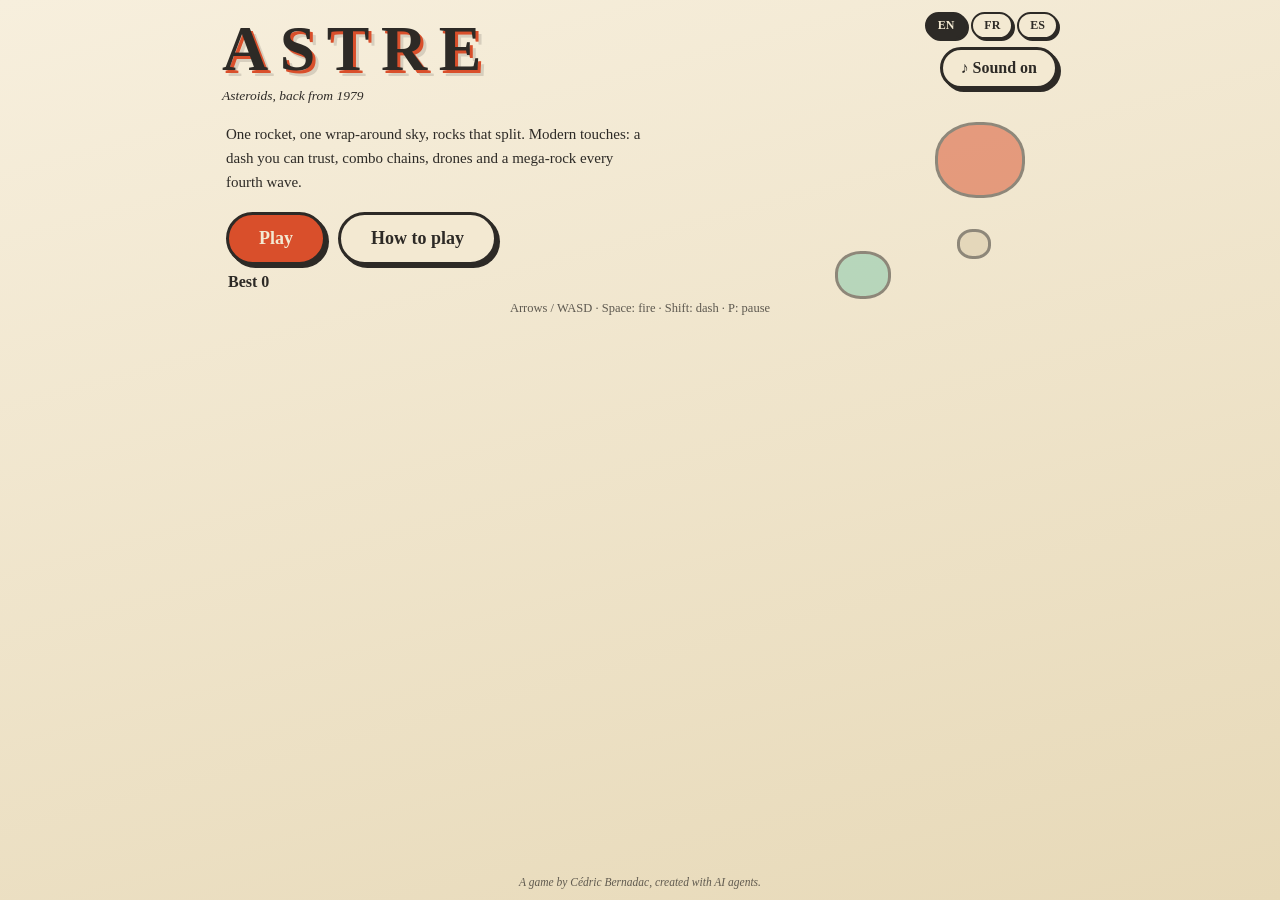
<file: index.html>
<!DOCTYPE html>
<html lang="en">
<head>
  <meta charset="utf-8">
  <meta name="viewport" content="width=device-width, initial-scale=1, viewport-fit=cover">
  <title>Astre</title>
  <meta name="description" content="Astre — Asteroids back from 1979: inertial rocket, splitting rocks, wrap-around sky, dash, combos, drones and mega-rocks.">
  <style>
/* Astre — feuille de style « rétro 50s / atomic age » : crème, tomate, menthe. */
* { box-sizing: border-box; margin: 0; padding: 0; }
html, body { height: 100%; }

:root {
  --cream: #f3e9d2;
  --cream-deep: #e7d9b8;
  --tomato: #d94f2b;
  --tomato-deep: #b03a1e;
  --mint: #7fc8a9;
  --ink: #2d2a26;
}

body {
  font-family: Georgia, "Times New Roman", serif;
  background: linear-gradient(165deg, #f7efdd, var(--cream-deep)) fixed;
  color: var(--ink);
  min-height: 100vh;
  overflow-x: hidden;
  -webkit-tap-highlight-color: transparent;
}

#app {
  max-width: 860px;
  margin: 0 auto;
  padding: 12px 12px 6px;
  min-height: 100vh;
  display: flex;
  flex-direction: column;
}

/* ---------------------------------------------------------------- en-tête */
#top { display: flex; align-items: flex-start; justify-content: space-between; gap: 10px; }
.brand h1 {
  font-size: clamp(40px, 8vw, 64px);
  letter-spacing: 0.18em;
  font-weight: 900;
  color: var(--ink);
  text-shadow: 3px 3px 0 var(--tomato), 6px 6px 0 rgba(45, 42, 38, 0.15);
  animation: floatTitle 3.2s ease-in-out infinite;
}
@keyframes floatTitle {
  0%, 100% { transform: translateY(0) rotate(-0.4deg); }
  50% { transform: translateY(-6px) rotate(0.4deg); }
}
/* rochers décoratifs de l'accueil */
#home { position: relative; overflow: hidden; }
.deco-rock {
  position: absolute;
  border: 3px solid var(--ink);
  border-radius: 46%;
  opacity: 0.5;
  pointer-events: none;
  animation: driftRock linear infinite;
}
.deco-rock.r1 { width: 90px; height: 76px; background: var(--tomato); right: 4%; top: 8%; animation-duration: 26s; }
.deco-rock.r2 { width: 56px; height: 48px; background: var(--mint); right: 20%; bottom: 12%; animation-duration: 34s; }
.deco-rock.r3 { width: 34px; height: 30px; background: #d9c9a8; right: 8%; bottom: 30%; animation-duration: 21s; }
@keyframes driftRock {
  from { transform: translateY(20px) rotate(0deg); }
  to { transform: translateY(-30px) rotate(360deg); }
}
#tagline { font-size: 13.5px; font-style: italic; margin-top: 2px; }
.topctl { display: flex; flex-direction: column; align-items: flex-end; gap: 8px; }
.langs { display: flex; gap: 4px; }

/* ---------------------------------------------------------------- boutons */
button {
  font: inherit;
  font-weight: 700;
  color: var(--ink);
  background: var(--cream);
  border: 3px solid var(--ink);
  border-radius: 999px;
  padding: 9px 18px;
  cursor: pointer;
  box-shadow: 3px 3px 0 var(--ink);
  transition: transform 0.08s ease, box-shadow 0.08s ease, background 0.15s ease;
}
button:hover { background: #fbf5e4; }
button:active { transform: translate(3px, 3px); box-shadow: 0 0 0 var(--ink); }
button:focus-visible { outline: 3px solid var(--tomato); outline-offset: 2px; }
button.primary {
  background: var(--tomato);
  color: var(--cream);
}
button.big { font-size: 18px; padding: 13px 30px; }
.pill { padding: 4px 11px; font-size: 12px; box-shadow: 2px 2px 0 var(--ink); border-width: 2px; }
.pill.active { background: var(--ink); color: var(--cream); }

/* ---------------------------------------------------------------- écrans */
main { flex: 1; display: flex; flex-direction: column; }
.screen { animation: fadein 0.25s ease; }
.hidden { display: none !important; }
@keyframes fadein { from { opacity: 0; transform: translateY(6px); } to { opacity: 1; } }

.subtitle { margin: 18px 4px; max-width: 56ch; line-height: 1.6; font-size: 15px; }
.homebtns { display: flex; gap: 12px; flex-wrap: wrap; margin: 0 4px 8px; }
.keys { opacity: 0.75; font-size: 12.5px; margin: 10px 4px; text-align: center; }
#hud-best { font-weight: 700; margin: 0 6px; }

/* ---------------------------------------------------------------- jeu */
#game { display: flex; flex-direction: column; }
#canvas-wrap {
  position: relative;
  width: 100%;
  aspect-ratio: 4 / 3;
  background: var(--cream);
  border: 3px solid var(--ink);
  border-radius: 12px;
  box-shadow: 6px 6px 0 rgba(45, 42, 38, 0.2);
  overflow: hidden;
}
#game-canvas { position: absolute; inset: 0; width: 100%; height: 100%; }

/* contrôles tactiles */
#touch-ui { display: none; }
body.touch #touch-ui { display: block; }
#stick {
  position: absolute;
  left: 14px; bottom: 14px;
  width: 110px; height: 110px;
  border: 3px solid var(--ink);
  border-radius: 50%;
  background: rgba(243, 233, 210, 0.55);
  touch-action: none;
}
#stick-knob {
  position: absolute;
  left: 50%; top: 50%;
  width: 46px; height: 46px;
  margin: -23px 0 0 -23px;
  border-radius: 50%;
  background: var(--tomato);
  border: 3px solid var(--ink);
}
.touchbtn {
  position: absolute;
  width: 74px; height: 74px;
  border-radius: 50%;
  font-size: 14px;
  letter-spacing: 0.06em;
  touch-action: none;
  user-select: none;
}
#btn-fire { right: 16px; bottom: 44px; background: var(--tomato); color: var(--cream); }
#btn-dash { right: 104px; bottom: 14px; background: var(--mint); }
body.touch .keys.desktop-only { display: none; }

/* ---------------------------------------------------------------- overlays */
#overlay {
  position: fixed; inset: 0;
  background: rgba(45, 42, 38, 0.45);
  display: flex; align-items: center; justify-content: center;
  z-index: 10;
  padding: 20px;
  animation: fadein 0.2s ease;
}
#overlay-card {
  background: var(--cream);
  border: 3px solid var(--ink);
  border-radius: 14px;
  box-shadow: 6px 6px 0 var(--ink);
  padding: 26px 24px;
  max-width: 460px;
  width: 100%;
  text-align: center;
}
#overlay-card h2 { font-size: 26px; letter-spacing: 0.08em; margin-bottom: 12px; }
#overlay-card button { margin-top: 14px; }
.rules { text-align: left; }
.rules p { margin: 10px 0; line-height: 1.6; font-size: 14px; }
.go-title { color: var(--tomato); text-shadow: 2px 2px 0 var(--ink); }
.newbest {
  display: inline-block;
  background: var(--mint);
  border: 2px solid var(--ink);
  border-radius: 8px;
  padding: 4px 12px;
  font-weight: 700;
  transform: rotate(-2deg);
  margin-bottom: 8px;
}
.big { font-size: 20px; font-weight: 900; }

/* ---------------------------------------------------------------- pied */
footer {
  margin-top: 14px;
  padding: 8px 4px 6px;
  opacity: 0.72;
  font-size: 11.5px;
  text-align: center;
  font-style: italic;
}
@supports (padding: env(safe-area-inset-bottom)) {
  footer { padding-bottom: calc(6px + env(safe-area-inset-bottom)); }
}

</style>
</head>
<body>
  <div id="app">
    <header id="top">
      <div class="brand">
        <h1>ASTRE</h1>
        <p id="tagline"></p>
      </div>
      <div class="topctl">
        <div id="langs" class="langs" role="group" aria-label="Language"></div>
        <button id="btn-sound" class="ghost"></button>
      </div>
    </header>

    <main>
      <section id="home" class="screen">
        <div class="deco-rock r1"></div>
        <div class="deco-rock r2"></div>
        <div class="deco-rock r3"></div>
        <p class="subtitle" data-i18n="subtitle"></p>
        <div class="homebtns">
          <button id="btn-play" class="primary big"></button>
          <button id="btn-howto" class="big"></button>
        </div>
        <p id="hud-best"></p>
        <p class="keys desktop-only" data-i18n="keysHint"></p>
        <p class="keys touch-only" data-i18n="touchHint" style="display:none"></p>
      </section>

      <section id="game" class="screen hidden">
        <div id="canvas-wrap">
          <canvas id="game-canvas"></canvas>
          <div id="touch-ui">
            <div id="stick"><div id="stick-knob"></div></div>
            <button id="btn-fire" class="touchbtn">FIRE</button>
            <button id="btn-dash" class="touchbtn">DASH</button>
          </div>
        </div>
        <p class="keys desktop-only" data-i18n="keysHint"></p>
      </section>
    </main>

    <footer>
      <span data-i18n="credit"></span>
    </footer>
  </div>

  <div id="overlay" class="hidden" role="dialog" aria-modal="true">
    <div id="overlay-card"></div>
  </div>

  <script>
/*
 * Astre — moteur de jeu pur (sans DOM), déterministe : pas fixe + RNG seedé.
 * Asteroids remis au goût du jour : champ unique toroïdal, vaisseau à inertie,
 * astéroïdes qui se fragmentent, dash contrôlé, combo multiplicateur,
 * drones à patterns, méga-astéroïde boss. Testable sous Node.
 */
(function (root, factory) {
  if (typeof module === 'object' && module.exports) module.exports = factory();
  else root.AstreEngine = factory();
})(typeof self !== 'undefined' ? self : this, function () {
  'use strict';

  var W = 800, H = 600;
  var DT = 1 / 60;
  var ROT = 3.8;            // rad/s
  var THRUST = 300;         // u/s²
  var DAMP = 0.995;         // amortissement par pas (léger, goût du jour)
  var BULLET_SPEED = 520, BULLET_LIFE = 1.1, FIRE_CD = 0.22;
  var DASH_SPEED = 380, DASH_CD = 2.5, DASH_INV = 0.3;
  var RESPAWN_INV = 2.5;
  var ROCK_R = { 1: 16, 2: 30, 3: 52, 4: 92 };
  var ROCK_SCORE = { 1: 100, 2: 50, 3: 20, 4: 500 };
  var DRONE_SCORE = { big: 200, small: 350 };
  var COMBO_MAX = 8, COMBO_WINDOW = 2.0, SLOWMO_T = 0.45, SLOWMO_SCALE = 0.35;
  var SAFE_SPAWN = 220, SAFE_RESPAWN = 140;
  var PU_LIFE = 10.0, PU_R = 20;
  var TRIPLE_T = 8.0, SLOWFX_T = 4.0, SLOWFX_SCALE = 0.45;

  var PU_DROPRATE = { rock: { 3: 0.16, 2: 0.13, 1: 0.10 }, drone: { big: 0.25, small: 0.30 } };

  function makePowerUp(g, x, y) {
    var r = rng(g);
    var type = r < 0.34 ? 'triple' : r < 0.61 ? 'shield' : r < 0.90 ? 'slow' : 'life';
    var a = rng(g) * Math.PI * 2;
    return { type: type, x: x, y: y,
             vx: Math.cos(a) * 22, vy: Math.sin(a) * 22, life: PU_LIFE, age: 0 };
  }

  // RNG mulberry32 à état sérialisable
  function rndNext(s) {
    s = (s + 0x6d2b79f5) | 0;
    var t = Math.imul(s ^ (s >>> 15), 1 | s);
    t = (t + Math.imul(t ^ (t >>> 7), 61 | t)) ^ t;
    return { s: s, v: ((t ^ (t >>> 14)) >>> 0) / 4294967296 };
  }

  function wrap(v, max) { v = v % max; if (v < 0) v += max; return v; }

  function createGame(opts) {
    opts = opts || {};
    var g = {
      W: W, H: H, t: 0,
      rngS: (opts.seed >>> 0) || 20261103,
      ship: { x: W / 2, y: H / 2, vx: 0, vy: 0, angle: -Math.PI / 2, invuln: 2.0, lives: 3, fireCd: 0, dashCd: 0, gone: false },
      bullets: [], ebullets: [], rocks: [], drones: [], powerUps: [],
      fx: { triple: 0, slow: 0 }, shield: false, hitStop: 0, deathSlow: 0,
      score: 0, wave: 0, waveBreak: 1.2, combo: 0, comboT: 0,
      nextLifeAt: 10000, over: false, slowmo: 0, droneT: 8, kills: 0,
      events: []
    };
    spawnWave(g, 1);
    return g;
  }

  function rng(g) {
    var r = rndNext(g.rngS);
    g.rngS = r.s;
    return r.v;
  }

  function makeRock(g, size, x, y, vx, vy) {
    var n = 9 + Math.floor(rng(g) * 5);
    var shape = [];
    for (var i = 0; i < n; i++) shape.push(0.72 + rng(g) * 0.38);
    var speed = size === 4 ? 26 : (size === 3 ? 46 : size === 2 ? 78 : 118);
    if (vx === undefined) {
      var a = rng(g) * Math.PI * 2;
      var m = speed * (0.6 + rng(g) * 0.7);
      vx = Math.cos(a) * m; vy = Math.sin(a) * m;
    }
    return { x: x, y: y, vx: vx, vy: vy, r: ROCK_R[size], size: size,
             ang: rng(g) * Math.PI * 2, angV: (rng(g) - 0.5) * 1.6,
             shape: shape, hp: size === 4 ? 12 : 1, age: 0 };
  }

  function spawnWave(g, wave) {
    g.wave = wave;
    var n = Math.min(3 + wave, 8);
    for (var i = 0; i < n; i++) {
      var x, y, tries = 0;
      do {
        x = rng(g) * W; y = rng(g) * H; tries++;
      } while (tries < 60 && dist2(x, y, g.ship.x, g.ship.y) < SAFE_SPAWN * SAFE_SPAWN);
      g.rocks.push(makeRock(g, 3, x, y));
    }
    if (wave % 4 === 0) g.rocks.push(makeRock(g, 4, rng(g) * W, rng(g) < 0.5 ? 40 : H - 40));
    g.events.push({ type: 'wave', wave: wave });
  }

  function dist2(ax, ay, bx, by) {
    var dx = ax - bx, dy = ay - by;
    return dx * dx + dy * dy;
  }

  function fragment(g, rock) {
    if (rock.size <= 1) return;
    for (var k = 0; k < 2; k++) {
      var a = rng(g) * Math.PI * 2;
      var m = 60 + rng(g) * 70;
      g.rocks.push(makeRock(g, rock.size - 1,
        rock.x + Math.cos(a) * rock.r * 0.4, rock.y + Math.sin(a) * rock.r * 0.4,
        rock.vx + Math.cos(a) * m, rock.vy + Math.sin(a) * m));
    }
  }

  function addScore(g, base) {
    var mult = Math.max(1, g.combo);
    g.score += base * mult;
    if (g.score >= g.nextLifeAt) {
      g.ship.lives++;
      // première vie à 10 000, puis une tous les 15 000 : la tension tient
      g.nextLifeAt += 15000;
      g.events.push({ type: 'extraLife', lives: g.ship.lives });
    }
  }

  function killCombo(g) {
    g.kills++;
    if (g.comboT > 0) g.combo = Math.min(COMBO_MAX, g.combo + 1);
    else g.combo = 1;
    g.comboT = COMBO_WINDOW;
    if (g.combo === COMBO_MAX && g.slowmo <= 0) { g.slowmo = SLOWMO_T; g.events.push({ type: 'comboMax' }); }
    else g.events.push({ type: 'comboUp', combo: g.combo });
  }

  // un power-up tombe-t-il de cette destruction ?
  function maybeDrop(g, kind, size, x, y) {
    var rate = PU_DROPRATE[kind][size];
    if (rate === undefined || rng(g) >= rate) return;
    g.powerUps.push(makePowerUp(g, x, y));
  }

  // un coup reçu : le bouclier l'absorbe, sinon une vie part
  function applyHit(g, x, y) {
    var sh = g.ship;
    if (g.shield) {
      g.shield = false;
      sh.invuln = 1.2;
      g.hitStop = 3;
      g.events.push({ type: 'shieldHit', x: x, y: y });
      return;
    }
    sh.lives--;
    g.combo = 0; g.comboT = 0;
    g.hitStop = 4;
    g.deathSlow = 0.45;
    g.events.push({ type: 'shipHit', x: sh.x, y: sh.y, lives: sh.lives });
    if (sh.lives < 0) {
      g.over = true;
      g.events.push({ type: 'gameOver', score: g.score });
    } else {
      sh.gone = true;
      g.respawnT = 0.9;
    }
  }

  function respawnShip(g) {
    var spots = [[W / 2, H / 2]];
    for (var i = 0; i < 8; i++) {
      var a = i * Math.PI / 4;
      spots.push([W / 2 + Math.cos(a) * 180, H / 2 + Math.sin(a) * 180]);
    }
    for (var s = 0; s < spots.length; s++) {
      var ok = true;
      for (var r = 0; r < g.rocks.length && ok; r++)
        if (dist2(spots[s][0], spots[s][1], g.rocks[r].x, g.rocks[r].y) < SAFE_RESPAWN * SAFE_RESPAWN) ok = false;
      if (ok) { g.ship.x = wrap(spots[s][0], W); g.ship.y = wrap(spots[s][1], H); break; }
    }
    g.ship.vx = 0; g.ship.vy = 0;
    g.ship.invuln = RESPAWN_INV;
    g.ship.gone = false;
  }

  function spawnDrone(g) {
    var big = rng(g) < 0.55;
    var fromLeft = rng(g) < 0.5;
    g.drones.push({
      x: fromLeft ? -30 : W + 30, y: 60 + rng(g) * (H - 120),
      vx: (fromLeft ? 1 : -1) * (big ? 70 : 110), vy: 0,
      big: big, hp: big ? 2 : 1, phase: rng(g) * Math.PI * 2, fireT: 1.2
    });
  }

  /*
   * Un pas de simulation. input = { left, right, thrust, fire, dash }.
   * Renvoie les événements du pas (sons/particules côté rendu).
   */
  function step(g, input) {
    g.events = [];
    if (g.over) return g.events;
    // hit-stop : gel bref (steps entiers) sur les gros impacts
    if (g.hitStop > 0) { g.hitStop--; return g.events; }
    var scale = g.slowmo > 0 ? SLOWMO_SCALE : (g.deathSlow > 0 ? 0.3 : 1);
    var dt = DT * scale;
    g.t += dt;
    if (g.slowmo > 0) g.slowmo -= DT;
    if (g.deathSlow > 0) g.deathSlow -= DT;
    var sh = g.ship;
    var rockDt = dt * (g.fx.slow > 0 ? SLOWFX_SCALE : 1);

    // ---- vaisseau
    if (!sh.gone) {
      if (input.left) sh.angle -= ROT * dt;
      if (input.right) sh.angle += ROT * dt;
      if (input.thrust) {
        sh.vx += Math.cos(sh.angle) * THRUST * dt;
        sh.vy += Math.sin(sh.angle) * THRUST * dt;
      }
      if (input.dash && sh.dashCd <= 0) {
        sh.vx += Math.cos(sh.angle) * DASH_SPEED;
        sh.vy += Math.sin(sh.angle) * DASH_SPEED;
        sh.dashCd = DASH_CD;
        sh.invuln = Math.max(sh.invuln, DASH_INV);
        g.events.push({ type: 'dash' });
      }
      sh.dashCd = Math.max(0, sh.dashCd - DT);
      sh.invuln = Math.max(0, sh.invuln - DT);
      sh.fireCd = Math.max(0, sh.fireCd - DT);
      if (input.fire && sh.fireCd <= 0) {
        sh.fireCd = FIRE_CD;
        var spread = g.fx.triple > 0 ? [-0.16, 0, 0.16] : [0];
        spread.forEach(function (off) {
          g.bullets.push({
            x: sh.x + Math.cos(sh.angle) * 18, y: sh.y + Math.sin(sh.angle) * 18,
            vx: sh.vx + Math.cos(sh.angle + off) * BULLET_SPEED,
            vy: sh.vy + Math.sin(sh.angle + off) * BULLET_SPEED,
            life: BULLET_LIFE
          });
        });
        g.events.push({ type: 'shoot', triple: spread.length === 3 });
      }
      sh.vx *= DAMP; sh.vy *= DAMP;
      sh.x = wrap(sh.x + sh.vx * dt, W);
      sh.y = wrap(sh.y + sh.vy * dt, H);
    }

    // ---- projectiles
    for (var b = g.bullets.length - 1; b >= 0; b--) {
      var bu = g.bullets[b];
      bu.life -= dt;
      bu.x = wrap(bu.x + bu.vx * dt, W);
      bu.y = wrap(bu.y + bu.vy * dt, H);
      if (bu.life <= 0) g.bullets.splice(b, 1);
    }
    for (var e = g.ebullets.length - 1; e >= 0; e--) {
      var eb = g.ebullets[e];
      eb.life -= dt;
      eb.x = wrap(eb.x + eb.vx * rockDt, W);
      eb.y = wrap(eb.y + eb.vy * rockDt, H);
      if (eb.life <= 0) g.ebullets.splice(e, 1);
    }

    // ---- astéroïdes (ralentis par le power-up slow)
    for (var r = 0; r < g.rocks.length; r++) {
      var rk = g.rocks[r];
      rk.x = wrap(rk.x + rk.vx * rockDt, W);
      rk.y = wrap(rk.y + rk.vy * rockDt, H);
      rk.ang += rk.angV * rockDt;
      rk.age += dt;
    }

    // ---- drones (ralentis par slow)
    for (var d = 0; d < g.drones.length; d++) {
      var dr = g.drones[d];
      dr.phase += dt * 2.2;
      dr.x += dr.vx * rockDt;
      dr.y = wrap(dr.y + Math.sin(dr.phase) * 60 * rockDt, H);
      dr.fireT -= dt;
      if (dr.fireT <= 0 && !sh.gone) {
        dr.fireT = dr.big ? 1.7 : 1.1;
        var aim = Math.atan2(sh.y - dr.y, sh.x - dr.x);
        aim += (rng(g) - 0.5) * (dr.big ? 0.7 : 0.24);
        g.ebullets.push({ x: dr.x, y: dr.y, vx: Math.cos(aim) * 300, vy: Math.sin(aim) * 300, life: 3.0 });
        g.events.push({ type: 'droneShoot' });
      }
    }
    // drones sortis de l'écran (marge large)
    for (var d2 = g.drones.length - 1; d2 >= 0; d2--)
      if (g.drones[d2].x < -80 || g.drones[d2].x > W + 80) g.drones.splice(d2, 1);

    // ---- drones : apparition
    g.droneT -= dt;
    if (g.droneT <= 0 && g.wave >= 2 && g.drones.length < 2 && g.waveBreak <= 0) {
      spawnDrone(g);
      g.droneT = 11 + rng(g) * 5;
      g.events.push({ type: 'droneIn' });
    }

    // ---- collisions projectiles joueur → astéroïdes
    for (var b2 = g.bullets.length - 1; b2 >= 0; b2--) {
      var bu2 = g.bullets[b2];
      for (var r2 = g.rocks.length - 1; r2 >= 0; r2--) {
        var rk2 = g.rocks[r2];
        if (dist2(bu2.x, bu2.y, rk2.x, rk2.y) < rk2.r * rk2.r) {
          g.bullets.splice(b2, 1);
          rk2.hp--;
          if (rk2.hp <= 0) {
            g.rocks.splice(r2, 1);
            fragment(g, rk2);
            killCombo(g);
            addScore(g, ROCK_SCORE[rk2.size]);
            if (rk2.size >= 3) g.hitStop = 3;
            maybeDrop(g, 'rock', rk2.size, rk2.x, rk2.y);
            g.events.push({ type: 'boom', x: rk2.x, y: rk2.y, size: rk2.size, score: ROCK_SCORE[rk2.size] * Math.max(1, g.combo) });
          } else {
            g.events.push({ type: 'clink', x: rk2.x, y: rk2.y });
          }
          break;
        }
      }
    }

    // ---- projectiles joueur → drones
    for (var b3 = g.bullets.length - 1; b3 >= 0; b3--) {
      var bu3 = g.bullets[b3];
      for (var d3 = g.drones.length - 1; d3 >= 0; d3--) {
        var dr3 = g.drones[d3];
        var rr = dr3.big ? 26 : 18;
        if (dist2(bu3.x, bu3.y, dr3.x, dr3.y) < rr * rr) {
          g.bullets.splice(b3, 1);
          dr3.hp--;
          if (dr3.hp <= 0) {
            g.drones.splice(d3, 1);
            killCombo(g);
            addScore(g, DRONE_SCORE[dr3.big ? 'big' : 'small']);
            g.hitStop = 3;
            maybeDrop(g, 'drone', dr3.big ? 'big' : 'small', dr3.x, dr3.y);
            g.events.push({ type: 'droneDown', x: dr3.x, y: dr3.y, big: dr3.big });
          }
          break;
        }
      }
    }

    // ---- power-ups : dérive, expiration, ramassage
    for (var p = g.powerUps.length - 1; p >= 0; p--) {
      var pu = g.powerUps[p];
      pu.life -= dt;
      pu.age += dt;
      pu.x = wrap(pu.x + pu.vx * dt, W);
      pu.y = wrap(pu.y + pu.vy * dt, H);
      if (pu.life <= 0) { g.powerUps.splice(p, 1); continue; }
      if (!sh.gone && dist2(sh.x, sh.y, pu.x, pu.y) < (PU_R + 16) * (PU_R + 16)) {
        g.powerUps.splice(p, 1);
        if (pu.type === 'triple') g.fx.triple = TRIPLE_T;
        else if (pu.type === 'shield') g.shield = true;
        else if (pu.type === 'slow') g.fx.slow = SLOWFX_T;
        else if (pu.type === 'life') sh.lives++;
        g.events.push({ type: 'pickup', x: pu.x, y: pu.y, kind: pu.type });
      }
    }
    g.fx.triple = Math.max(0, g.fx.triple - DT);
    g.fx.slow = Math.max(0, g.fx.slow - DT);

    // ---- vaisseau ← astéroïdes
    if (!sh.gone && sh.invuln <= 0) {
      for (var r3 = 0; r3 < g.rocks.length; r3++) {
        var rk3 = g.rocks[r3];
        var reach = rk3.r + 12;
        if (dist2(sh.x, sh.y, rk3.x, rk3.y) < reach * reach) {
          g.rocks.splice(r3, 1);
          fragment(g, rk3);
          applyHit(g, rk3.x, rk3.y);
          break;
        }
      }
      // vaisseau ← drones / tirs ennemis
      for (var d4 = 0; d4 < g.drones.length && !sh.gone && !g.over; d4++) {
        var dr4 = g.drones[d4];
        var rr4 = dr4.big ? 30 : 22;
        if (dist2(sh.x, sh.y, dr4.x, dr4.y) < rr4 * rr4) {
          g.drones.splice(d4, 1);
          applyHit(g, dr4.x, dr4.y);
        }
      }
      for (var e2 = 0; e2 < g.ebullets.length && !sh.gone && !g.over; e2++) {
        var eb2 = g.ebullets[e2];
        if (dist2(sh.x, sh.y, eb2.x, eb2.y) < 14 * 14) {
          g.ebullets.splice(e2, 1);
          applyHit(g, eb2.x, eb2.y);
        }
      }
    }

    // respawn différé
    if (sh.gone && !g.over) {
      g.respawnT -= DT;
      if (g.respawnT <= 0) respawnShip(g);
    }

    // ---- combo : fenêtre
    if (g.comboT > 0) {
      g.comboT -= dt;
      if (g.comboT <= 0) g.combo = 0;
    }

    // ---- fin de vague
    if (g.rocks.length === 0 && g.drones.length === 0 && g.waveBreak <= 0 && !g.over) {
      g.waveBreak = 2.0;
    }
    if (g.waveBreak > 0) {
      g.waveBreak -= DT;
      if (g.waveBreak <= 0 && g.rocks.length === 0 && g.drones.length === 0) {
        spawnWave(g, g.wave + 1);
      }
    }

    return g.events;
  }

  return { W: W, H: H, DT: DT, createGame: createGame, step: step,
           wrap: wrap, dist2: dist2, ROCK_R: ROCK_R, spawnWave: spawnWave,
           makeRock: makeRock, respawnShip: respawnShip, COMBO_MAX: COMBO_MAX };
});

</script>
  <script>
/*
 * Astre — interface multilingue (EN par défaut, FR, ES).
 */
(function (root, factory) {
  if (typeof module === 'object' && module.exports) module.exports = factory();
  else root.AstreI18n = factory();
})(typeof self !== 'undefined' ? self : this, function () {
  'use strict';
  var dict = {
    en: {
      tagline: "Asteroids, back from 1979",
      subtitle: "One rocket, one wrap-around sky, rocks that split. Modern touches: a dash you can trust, combo chains, drones and a mega-rock every fourth wave.",
      play: "Play",
      howTo: "How to play",
      rulesTitle: "How to play",
      rule1: "Steer with momentum: the rocket keeps drifting — short bursts, calm hands. The sky wraps around at every edge.",
      rule2: "Shoot the rocks. Big ones split into mediums, mediums into smalls; small ones vanish. Each kill within 2 s of the last raises the combo, up to ×8; otherwise it resets to ×1. Reaching ×8 triggers a brief slow-motion beat.",
      rule3: "DASH gives a quick burst along your nose and a heartbeat of immunity — it replaces the old risky hyperspace. It recharges in 2.5 s.",
      rule4: "Drones hunt you from wave 2; every fourth wave ends with a 12-HP mega-rock — destroy it to clear the wave. Extra life every 10 000 points.",
      rule5: "Round badges drop from the wrecks: triple fire (three chevrons), a shield (target ring), slow rocks (hourglass) and a rare golden star for an extra life. Grab them fast — they fade.",
      keysHint: "Arrows / WASD · Space: fire · Shift: dash · P: pause",
      hot: "HOT!",
      blaze: "ON FIRE!",
      touchHint: "Left stick steers · FIRE and DASH on the right",
      score: "Score",
      best: "Best",
      wave: "Wave",
      lives: "Lives",
      gameOver: "Game over",
      finalScore: "Final score",
      newBest: "New best!",
      replay: "Play again",
      menu: "Menu",
      paused: "Paused",
      resume: "Resume",
      langLabel: "Language",
      soundOn: "Sound on",
      soundOff: "Sound off",
      close: "Close",
      credit: "A game by Cédric Bernadac, created with AI agents.",
      gotIt: "Got it"
    },
    fr: {
      tagline: "Asteroids, revenu de 1979",
      subtitle: "Une fusée, un ciel qui boucle sur lui-même, des rochers qui se scindent. Touches modernes : un dash fiable, des combos, des drones et un méga-rocher à chaque quatrième vague.",
      play: "Jouer",
      howTo: "Comment jouer",
      rulesTitle: "Comment jouer",
      rule1: "Le pilotage est inertiel : la fusée continue de dériver — petites poussées, mains calmes. Le ciel boucle à chaque bord.",
      rule2: "Tirez sur les rochers. Les gros se scindent en moyens, les moyens en petits, les petits disparaissent. Chaque destruction à moins de 2 s de la précédente monte le combo, jusqu'à ×8 ; sinon il retombe à ×1. Atteindre ×8 déclenche un bref temps ralenti.",
      rule3: "Le DASH donne une impulsion dans l'axe du nez et un battement d'immunité — il remplace l'ancien hyperespace risqué. Il se recharge en 2,5 s.",
      rule4: "Les drones vous chassent dès la vague 2 ; chaque quatrième vague se termine par un méga-rocher à 12 PV — détruisez-le pour valider la vague. Vie supplémentaire tous les 10 000 points.",
      rule5: "Des badges ronds tombent des épaves : tir triple (trois chevrons), bouclier (cercle-cible), rochers ralentis (sablier) et une rare étoile d'or pour une vie de plus. Attrapez-les vite — ils s'effacent.",
      keysHint: "Flèches / ZQSD · Espace : tir · Maj : dash · P : pause",
      hot: "CHAUD !",
      blaze: "EN FEU !",
      touchHint: "Stick à gauche pour piloter · FEU et DASH à droite",
      score: "Score",
      best: "Record",
      wave: "Vague",
      lives: "Vies",
      gameOver: "Partie terminée",
      finalScore: "Score final",
      newBest: "Nouveau record !",
      replay: "Rejouer",
      menu: "Menu",
      paused: "En pause",
      resume: "Reprendre",
      langLabel: "Langue",
      soundOn: "Son activé",
      soundOff: "Son coupé",
      close: "Fermer",
      credit: "Un jeu de Cédric Bernadac, créé avec des agents IA.",
      gotIt: "Compris"
    },
    es: {
      tagline: "Asteroids, de vuelta desde 1979",
      subtitle: "Un cohete, un cielo que se envuelve en sí mismo, rocas que se parten. Toques modernos: un impulso fiable, combos, drones y una megarroca cada cuarta ola.",
      play: "Jugar",
      howTo: "Cómo jugar",
      rulesTitle: "Cómo jugar",
      rule1: "El pilotaje es inercial: el cohete sigue derivando — empujones cortos, manos tranquilas. El cielo se envuelve en cada borde.",
      rule2: "Dispara a las rocas. Las grandes se parten en medianas, las medianas en pequeñas, las pequeñas desaparecen. Cada destrucción a menos de 2 s de la anterior sube el combo, hasta ×8; si no, vuelve a ×1. Alcanzar ×8 activa un breve instante a cámara lenta.",
      rule3: "El DASH da un impulso en la dirección de la nariz y un latido de inmunidad — sustituye al viejo hipersalto arriesgado. Se recarga en 2,5 s.",
      rule4: "Los drones te cazan desde la ola 2; cada cuarta ola termina con una megarroca de 12 PV — destrúyela para superar la ola. Vida extra cada 10 000 puntos.",
      rule5: "De los restos caen insignias redondas: triple disparo (tres chevrones), escudo (anillo diana), rocas lentas (reloj de arena) y una rara estrella dorada para una vida extra. Cázalas rápido: se desvanecen.",
      keysHint: "Flechas / WASD · Espacio: disparo · Mayús: dash · P: pausa",
      hot: "¡CALIENTE!",
      blaze: "¡EN LLAMAS!",
      touchHint: "Stick a la izquierda para pilotar · FUEGO y DASH a la derecha",
      score: "Puntos",
      best: "Récord",
      wave: "Ola",
      lives: "Vidas",
      gameOver: "Fin de la partida",
      finalScore: "Puntuación final",
      newBest: "¡Nuevo récord!",
      replay: "Jugar otra vez",
      menu: "Menú",
      paused: "En pausa",
      resume: "Continuar",
      langLabel: "Idioma",
      soundOn: "Sonido activado",
      soundOff: "Sonido silenciado",
      close: "Cerrar",
      credit: "Un juego de Cédric Bernadac, creado con agentes de IA.",
      gotIt: "Entendido"
    }
  };
  return {
    langs: ['en', 'fr', 'es'],
    dict: dict,
    get: function (lang, key) {
      var d = dict[lang] || dict.en;
      return d[key] !== undefined ? d[key] : dict.en[key];
    }
  };
});

</script>
  <script>
/*
 * Astre — mini-synthé WebAudio : tirs, explosions, thrust, dash, combos.
 */
(function (root, factory) {
  if (typeof module === 'object' && module.exports) module.exports = factory(root);
  else root.AstreAudio = factory(root);
})(typeof self !== 'undefined' ? self : this, function (root) {
  'use strict';
  var ctx = null, enabled = true, noiseBuf = null, thrustNode = null;

  function ensure() {
    if (!ctx) {
      var AC = root.AudioContext || root.webkitAudioContext;
      if (!AC) return null;
      ctx = new AC();
    }
    if (ctx.state === 'suspended') ctx.resume();
    return ctx;
  }

  function noise(c) {
    if (!noiseBuf) {
      noiseBuf = c.createBuffer(1, c.sampleRate * 0.4, c.sampleRate);
      var data = noiseBuf.getChannelData(0);
      for (var i = 0; i < data.length; i++) data[i] = Math.random() * 2 - 1;
    }
    return noiseBuf;
  }

  function tone(freq, dur, type, gain, when, slideTo) {
    if (!enabled) return;
    try {
      var c = ensure();
      if (!c) return;
      var t = c.currentTime + (when || 0);
      var o = c.createOscillator(), g = c.createGain();
      o.type = type || 'sine';
      o.frequency.setValueAtTime(freq, t);
      if (slideTo) o.frequency.exponentialRampToValueAtTime(slideTo, t + dur);
      g.gain.setValueAtTime(0.0001, t);
      g.gain.exponentialRampToValueAtTime(gain || 0.1, t + 0.01);
      g.gain.exponentialRampToValueAtTime(0.0001, t + dur);
      o.connect(g); g.connect(c.destination);
      o.start(t); o.stop(t + dur + 0.05);
    } catch (e) { /* silence */ }
  }

  function boomNoise(dur, freq, gain) {
    if (!enabled) return;
    try {
      var c = ensure();
      if (!c) return;
      var src = c.createBufferSource();
      src.buffer = noise(c);
      var f = c.createBiquadFilter();
      f.type = 'lowpass'; f.frequency.setValueAtTime(freq, c.currentTime);
      f.frequency.exponentialRampToValueAtTime(80, c.currentTime + dur);
      var g = c.createGain();
      g.gain.setValueAtTime(gain, c.currentTime);
      g.gain.exponentialRampToValueAtTime(0.0001, c.currentTime + dur);
      src.connect(f); f.connect(g); g.connect(c.destination);
      src.start(); src.stop(c.currentTime + dur + 0.05);
    } catch (e) { /* silence */ }
  }

  return {
    setEnabled: function (v) {
      enabled = !!v;
      if (!v && thrustNode) this.thrust(false);
    },
    isEnabled: function () { return enabled; },
    unlock: function () { ensure(); },
    shoot: function (triple) {
      tone(760, 0.07, 'square', 0.045, 0, 240);
      if (triple) tone(950, 0.06, 'square', 0.03, 0.02, 300);
    },
    clink: function () { tone(1250, 0.05, 'triangle', 0.05); },
    boom: function (size) {
      var f = size === 4 ? 900 : size === 3 ? 700 : size === 2 ? 500 : 380;
      boomNoise(size === 4 ? 0.5 : 0.28, f, size === 4 ? 0.22 : 0.14);
    },
    droneShoot: function () { tone(320, 0.08, 'sawtooth', 0.035, 0, 180); },
    droneDown: function () { boomNoise(0.35, 800, 0.16); tone(520, 0.12, 'square', 0.05); },
    dash: function () { tone(240, 0.22, 'sine', 0.09, 0, 720); },
    shipHit: function () { boomNoise(0.6, 500, 0.2); tone(300, 0.5, 'sawtooth', 0.07, 0, 60); },
    extraLife: function () { [660, 880, 1100].forEach(function (f, i) { tone(f, 0.14, 'square', 0.06, i * 0.09); }); },
    comboUp: function (n) { tone(500 + n * 90, 0.07, 'square', 0.05); },
    comboMax: function () { [523, 659, 784, 1046].forEach(function (f, i) { tone(f, 0.16, 'sine', 0.07, i * 0.05); }); },
    wave: function () { tone(392, 0.14, 'triangle', 0.08); tone(523, 0.2, 'triangle', 0.08, 0.14); },
    gameOver: function () { [330, 262, 196, 131].forEach(function (f, i) { tone(f, 0.35, 'triangle', 0.09, i * 0.22); }); },
    ui: function () { tone(700, 0.05, 'sine', 0.05); },
    pickup: function (kind) {
      if (kind === 'life') { [660, 880, 1100, 1320].forEach(function (f, i) { tone(f, 0.12, 'sine', 0.07, i * 0.07); }); }
      else if (kind === 'triple') { tone(520, 0.08, 'square', 0.06); tone(780, 0.08, 'square', 0.06, 0.08); tone(1040, 0.1, 'square', 0.06, 0.16); }
      else if (kind === 'shield') { tone(440, 0.14, 'sine', 0.07); tone(660, 0.18, 'sine', 0.07, 0.1); }
      else { tone(700, 0.1, 'sine', 0.06, 0, 340); }
    },
    shieldHit: function () { tone(1250, 0.16, 'triangle', 0.08); tone(940, 0.2, 'triangle', 0.06, 0.05); },
    heartbeat: function () { tone(72, 0.09, 'sine', 0.045, 0, 50); },
    thrust: function (on) {
      if (!enabled) on = false;
      try {
        var c = ensure();
        if (!c) return;
        if (on && !thrustNode) {
          var src = c.createBufferSource();
          src.buffer = noise(c); src.loop = true;
          var f = c.createBiquadFilter();
          f.type = 'bandpass'; f.frequency.value = 220; f.Q.value = 0.6;
          var g = c.createGain();
          g.gain.setValueAtTime(0.0001, c.currentTime);
          g.gain.exponentialRampToValueAtTime(0.05, c.currentTime + 0.05);
          src.connect(f); f.connect(g); g.connect(c.destination);
          src.start();
          thrustNode = { src: src, g: g };
        } else if (!on && thrustNode) {
          var tn = thrustNode; thrustNode = null;
          tn.g.gain.exponentialRampToValueAtTime(0.0001, c.currentTime + 0.1);
          setTimeout(function () { try { tn.src.stop(); } catch (e) {} }, 200);
        }
      } catch (e) { thrustNode = null; }
    }
  };
});

</script>
  <script>
/*
 * Astre — rendu canvas « rétro 50s » : crème, tomate, menthe, moutarde, or.
 * Décor cosmétique uniquement : le gameplay vit dans engine.js.
 * v1.1.0 : interpolation, badges power-ups, points flottants, stickers combo,
 * trail du réacteur, soleil + étoiles colorées, flash bref, score animé,
 * plafond de particules (le juice ne cache jamais le gameplay).
 */
(function (root, factory) {
  if (typeof module === 'object' && module.exports) module.exports = factory(root);
  else root.AstreRender = factory(root);
})(typeof self !== 'undefined' ? self : this, function (root) {
  'use strict';

  var COL = {
    cream: '#f3e9d2', creamDeep: '#e7d9b8', ink: '#2d2a26',
    tomato: '#d94f2b', tomatoDeep: '#b03a1e', mint: '#7fc8a9',
    beige: '#d9c9a8', chrome: '#f7f4ea', mustard: '#e3b341',
    gold: '#d9a441', shadow: 'rgba(45,42,38,0.22)'
  };
  var MAX_PARTICLES = 120;

  function create(canvas) {
    var ctx = canvas.getContext('2d');
    var stars = [], grain = null;
    for (var i = 0; i < 90; i++)
      stars.push({
        x: Math.random(), y: Math.random(),
        s: Math.random() < 0.25 ? 2.4 : 1.4,
        colored: Math.random() < 0.12,
        col: Math.random() < 0.5 ? COL.tomato : COL.mint,
        phase: Math.random() * Math.PI * 2
      });

    var particles = [];
    var floats = [];            // points flottants '+N'
    var stickers = [];          // {text, t, color}
    var trail = [];             // positions du vaisseau
    var shake = 0, flash = 0, flashCol = COL.cream;
    var waveBanner = null;
    var scoreShown = 0, scorePop = 0;
    var scaleX = 1, scaleY = 1, offX = 0, offY = 0;
    var clock = 0;

    function resize(cssW, cssH) {
      var dpr = Math.min(root.devicePixelRatio || 1, 2);
      canvas.width = cssW * dpr; canvas.height = cssH * dpr;
      canvas.style.width = cssW + 'px'; canvas.style.height = cssH + 'px';
      ctx.setTransform(dpr, 0, 0, dpr, 0, 0);
      var margin = 8;
      var s = Math.min((cssW - margin) / 800, (cssH - margin) / 600);
      scaleX = s; scaleY = s;
      offX = (cssW - 800 * s) / 2;
      offY = (cssH - 600 * s) / 2;
      buildGrain(cssW, cssH);
    }

    function buildGrain(w, h) {
      var c = document.createElement('canvas');
      c.width = Math.max(1, Math.floor(w / 3));
      c.height = Math.max(1, Math.floor(h / 3));
      var g = c.getContext('2d');
      g.fillStyle = COL.cream; g.fillRect(0, 0, c.width, c.height);
      g.fillStyle = 'rgba(45,42,38,0.05)';
      for (var i = 0; i < c.width * c.height / 34; i++)
        g.fillRect(Math.random() * c.width, Math.random() * c.height, 1, 1);
      grain = c;
    }

    function addParticles(x, y, n, colors, speed) {
      for (var i = 0; i < n; i++) {
        if (particles.length >= MAX_PARTICLES) return; // le juice ne cache pas le jeu
        var a = Math.random() * Math.PI * 2;
        var m = (0.3 + Math.random() * 0.7) * speed;
        particles.push({ x: x, y: y, vx: Math.cos(a) * m, vy: Math.sin(a) * m,
                         life: 0.4 + Math.random() * 0.5, t: 0,
                         color: colors[Math.floor(Math.random() * colors.length)],
                         r: 1.5 + Math.random() * 2.5 });
      }
    }

    function banner(text) { waveBanner = { text: text, t: 0 }; }

    function onEvent(ev, t) {
      if (ev.type === 'boom') {
        addParticles(ev.x, ev.y, 8 + ev.size * 4,
          ev.size >= 3 ? [COL.tomato, COL.mustard, COL.ink] : [COL.mint, COL.tomato, COL.ink],
          ev.size >= 3 ? 150 : 110);
        floats.push({ x: ev.x, y: ev.y - 10, txt: '+' + ev.score, t: 0, color: COL.ink });
        if (ev.size >= 3) shake = Math.min(12, shake + (ev.size === 4 ? 12 : 6));
      } else if (ev.type === 'shipHit') {
        addParticles(ev.x, ev.y, 22, [COL.tomato, COL.ink, COL.mustard], 180);
        shake = 14; flash = 0.09; flashCol = COL.tomato;
      } else if (ev.type === 'shieldHit') {
        addParticles(ev.x, ev.y, 14, [COL.mint, COL.cream], 140);
        shake = 7; flash = 0.07; flashCol = COL.mint;
      } else if (ev.type === 'droneDown') {
        addParticles(ev.x, ev.y, 16, [COL.mint, COL.ink, COL.mustard], 160);
        shake = Math.min(10, shake + 6);
      } else if (ev.type === 'pickup') {
        addParticles(ev.x, ev.y, 16, [COL.mustard, COL.tomato, COL.mint, COL.cream], 120);
        flash = 0.05; flashCol = COL.cream;
      } else if (ev.type === 'comboUp' && (ev.combo === 4 || ev.combo === 6)) {
        stickers.push({ txt: t('hot'), t: 0, color: COL.tomato });
      } else if (ev.type === 'comboMax') {
        stickers.push({ txt: t('blaze'), t: 0, color: COL.tomato });
        flash = 0.07; flashCol = COL.cream;
      } else if (ev.type === 'wave') {
        banner(t('wave') + ' ' + ev.wave);
      }
    }

    function t(key) { return (root.AstreI18n && root.AstreI18n.get(root.__astreLang || 'en', key)) || key; }

    // easing back-out (pop)
    function backOut(p) {
      var c = 1.70158;
      p = p - 1;
      return 1 + (c + 1) * p * p * p + c * p * p;
    }

    // interpolation prev → cur (alpha = fraction de pas accumulée)
    function lerpPos(cur, prev, alpha) {
      if (prev === null || prev === undefined || !alpha) return cur;
      return prev + (cur - prev) * alpha;
    }

    function drawShip(g, prev, alpha) {
      var sh = g.ship;
      if (sh.gone) return;
      if (sh.invuln > 0 && sh.invuln > 0.35 && Math.floor(sh.invuln * 12) % 2 === 0) return;
      var x = lerpPos(sh.x, prev && prev.ship ? prev.ship.x : null, alpha);
      var y = lerpPos(sh.y, prev && prev.ship ? prev.ship.y : null, alpha);
      ctx.save();
      ctx.translate(x, y);
      ctx.rotate(sh.angle + Math.PI / 2);
      if (g.__thrusting) {
        ctx.fillStyle = COL.tomato;
        ctx.beginPath();
        ctx.moveTo(-5, 12); ctx.lineTo(5, 12);
        ctx.lineTo(0, 22 + Math.random() * 7);
        ctx.closePath(); ctx.fill();
        ctx.fillStyle = COL.mustard;
        ctx.beginPath();
        ctx.moveTo(-3, 12); ctx.lineTo(3, 12);
        ctx.lineTo(0, 17 + Math.random() * 4);
        ctx.closePath(); ctx.fill();
      }
      ctx.lineWidth = 2.5;
      ctx.strokeStyle = COL.ink;
      ctx.fillStyle = COL.chrome;
      ctx.beginPath();
      ctx.moveTo(0, -16); ctx.lineTo(11, 10); ctx.lineTo(5, 7);
      ctx.lineTo(0, 12); ctx.lineTo(-5, 7); ctx.lineTo(-11, 10);
      ctx.closePath();
      ctx.fill(); ctx.stroke();
      ctx.fillStyle = COL.tomato;
      ctx.beginPath(); ctx.arc(0, -4, 3.2, 0, Math.PI * 2); ctx.fill();
      if (g.shield) {
        ctx.strokeStyle = COL.mint;
        ctx.lineWidth = 3.5;
        ctx.globalAlpha = 0.65 + 0.3 * Math.sin(clock * 6);
        ctx.beginPath();
        ctx.arc(0, 0, 27 + Math.sin(clock * 6) * 2, 0, Math.PI * 2);
        ctx.stroke();
        ctx.globalAlpha = 1;
      }
      if (sh.dashCd > 0) {
        ctx.strokeStyle = 'rgba(127,200,169,0.9)';
        ctx.lineWidth = 3;
        ctx.beginPath();
        ctx.arc(0, 0, 22, -Math.PI / 2, -Math.PI / 2 + (1 - sh.dashCd / 2.5) * Math.PI * 2);
        ctx.stroke();
      } else {
        ctx.strokeStyle = COL.mint; ctx.lineWidth = 3;
        ctx.beginPath(); ctx.arc(0, 0, 22, 0, Math.PI * 2); ctx.stroke();
      }
      ctx.restore();
    }

    function drawRock(rk) {
      ctx.save();
      ctx.translate(rk.x, rk.y);
      ctx.rotate(rk.ang);
      var pop = rk.age < 0.15 ? backOut(Math.max(0, rk.age) / 0.15) : 1;
      var pp = Math.max(0.05, pop);
      ctx.scale(pp, pp);
      var fill = rk.size === 4 ? COL.tomatoDeep : rk.size === 3 ? COL.beige : rk.size === 2 ? COL.tomato : COL.mint;
      ctx.fillStyle = fill;
      ctx.strokeStyle = COL.ink;
      ctx.lineWidth = rk.size >= 3 ? 3 : 2.6;
      ctx.beginPath();
      var n = rk.shape.length;
      for (var i = 0; i < n; i++) {
        var a = (i / n) * Math.PI * 2;
        var rr = rk.r * rk.shape[i];
        var x = Math.cos(a) * rr, y = Math.sin(a) * rr;
        if (i === 0) ctx.moveTo(x, y); else ctx.lineTo(x, y);
      }
      ctx.closePath();
      ctx.fill(); ctx.stroke();
      ctx.fillStyle = 'rgba(45,42,38,0.18)';
      for (var c = 0; c < Math.min(3, rk.size); c++) {
        var ca = (c * 2.4 + rk.r) % (Math.PI * 2);
        var cd = rk.r * 0.36;
        ctx.beginPath();
        ctx.arc(Math.cos(ca) * cd, Math.sin(ca) * cd, rk.r * 0.16 + 1, 0, Math.PI * 2);
        ctx.fill();
      }
      if (rk.size === 4) {
        ctx.fillStyle = COL.cream;
        ctx.beginPath(); ctx.arc(0, 0, rk.r * 0.42, 0, Math.PI * 2); ctx.fill();
        ctx.strokeStyle = COL.ink; ctx.lineWidth = 2;
        ctx.stroke();
        ctx.fillStyle = COL.ink;
        ctx.font = 'bold ' + Math.round(rk.r * 0.4) + 'px Georgia';
        ctx.textAlign = 'center'; ctx.textBaseline = 'middle';
        ctx.fillText(String(rk.hp), 0, 1);
      }
      ctx.restore();
    }

    function drawDrone(dr, px, py, alpha) {
      var x = lerpPos(dr.x, px, alpha), y = lerpPos(dr.y, py, alpha);
      ctx.save();
      ctx.translate(x, y);
      var w = dr.big ? 26 : 18;
      ctx.fillStyle = COL.mint;
      ctx.strokeStyle = COL.ink;
      ctx.lineWidth = 2.4;
      ctx.beginPath();
      ctx.ellipse(0, 0, w, w * 0.42, 0, 0, Math.PI * 2);
      ctx.fill(); ctx.stroke();
      ctx.beginPath();
      ctx.ellipse(0, -w * 0.25, w * 0.5, w * 0.32, 0, Math.PI, Math.PI * 2);
      ctx.fillStyle = COL.chrome; ctx.fill(); ctx.stroke();
      ctx.fillStyle = COL.tomato;
      ctx.beginPath(); ctx.arc(0, 0, w * 0.16, 0, Math.PI * 2); ctx.fill();
      ctx.restore();
    }

    // badge power-up « Googie » : silhouette d'abord, couleur ensuite
    function drawPowerUp(pu, px, py, alpha) {
      var x = lerpPos(pu.x, px, alpha);
      var y = lerpPos(pu.y, py, alpha) + Math.sin(clock * 3 + pu.x) * 3;
      var blink = pu.life < 2.5 && Math.floor(pu.life * 8) % 2 === 0;
      if (blink) return;
      ctx.save();
      ctx.translate(x, y);
      ctx.strokeStyle = COL.ink;
      ctx.lineWidth = 2;
      ctx.setLineDash([4, 5]);
      ctx.lineDashOffset = -clock * 22;
      ctx.beginPath(); ctx.arc(0, 0, 20, 0, Math.PI * 2); ctx.stroke();
      ctx.setLineDash([]);
      ctx.fillStyle = COL.cream;
      ctx.strokeStyle = COL.ink;
      ctx.lineWidth = 3;
      ctx.beginPath(); ctx.arc(0, 0, 13, 0, Math.PI * 2); ctx.fill(); ctx.stroke();
      var col = pu.type === 'triple' ? COL.tomato : pu.type === 'shield' ? COL.mint :
                pu.type === 'slow' ? COL.mustard : COL.gold;
      ctx.strokeStyle = col;
      ctx.fillStyle = col;
      ctx.lineWidth = 3.2;
      if (pu.type === 'triple') {
        for (var k = -1; k <= 1; k++) {
          ctx.save(); ctx.rotate(k * 0.5);
          ctx.beginPath();
          ctx.moveTo(-2, -6); ctx.lineTo(4, 0); ctx.lineTo(-2, 6);
          ctx.closePath(); ctx.fill();
          ctx.restore();
        }
      } else if (pu.type === 'shield') {
        ctx.beginPath(); ctx.arc(0, 0, 7, 0, Math.PI * 2); ctx.stroke();
        ctx.beginPath(); ctx.arc(0, 0, 2.4, 0, Math.PI * 2); ctx.fill();
      } else if (pu.type === 'slow') {
        ctx.beginPath();
        ctx.moveTo(-5, -7); ctx.lineTo(5, -7); ctx.lineTo(-5, 7); ctx.lineTo(5, 7);
        ctx.closePath(); ctx.stroke();
      } else { // life : étoile 4 branches or
        ctx.beginPath();
        for (var s = 0; s < 4; s++) {
          var a = s * Math.PI / 2 - Math.PI / 2;
          var a2 = a + Math.PI / 4;
          ctx.lineTo(Math.cos(a) * 8, Math.sin(a) * 8);
          ctx.lineTo(Math.cos(a2) * 2.6, Math.sin(a2) * 2.6);
        }
        ctx.closePath(); ctx.fill();
      }
      if (pu.age < 0.25) {
        ctx.globalAlpha = 1 - pu.age / 0.25;
        ctx.strokeStyle = col;
        ctx.lineWidth = 3;
        ctx.beginPath();
        ctx.arc(0, 0, 20 + pu.age * 90, 0, Math.PI * 2);
        ctx.stroke();
        ctx.globalAlpha = 1;
      }
      ctx.restore();
    }

    function draw(g, dtReal, labels, alpha, prev) {
      clock += dtReal;
      alpha = Math.min(1, Math.max(0, alpha || 0));
      var cssW = canvas.width / (Math.min(root.devicePixelRatio || 1, 2));
      var cssH = canvas.height / (Math.min(root.devicePixelRatio || 1, 2));
      ctx.save();
      ctx.fillStyle = COL.cream;
      ctx.fillRect(0, 0, cssW, cssH);
      if (grain) {
        ctx.imageSmoothingEnabled = false;
        ctx.drawImage(grain, 0, 0, cssW, cssH);
        ctx.imageSmoothingEnabled = true;
      }
      // soleil rétro (coin haut droit)
      var sunX = cssW - 90, sunY = 84;
      ctx.strokeStyle = 'rgba(217,79,43,0.35)';
      ctx.lineWidth = 3;
      for (var ray = 0; ray < 12; ray++) {
        var ra = ray * Math.PI / 6 + clock * 0.08;
        ctx.beginPath();
        ctx.moveTo(sunX + Math.cos(ra) * 56, sunY + Math.sin(ra) * 56);
        ctx.lineTo(sunX + Math.cos(ra) * 72, sunY + Math.sin(ra) * 72);
        ctx.stroke();
      }
      ctx.fillStyle = '#eebf8f';
      ctx.beginPath(); ctx.arc(sunX, sunY, 44, 0, Math.PI * 2); ctx.fill();
      ctx.strokeStyle = 'rgba(176,58,30,0.5)'; ctx.lineWidth = 2.5;
      ctx.stroke();
      // étoiles (certaines colorées, scintillantes)
      for (var s = 0; s < stars.length; s++) {
        var st = stars[s];
        var tw = 0.75 + 0.25 * Math.sin(clock * 2.2 + st.phase);
        ctx.globalAlpha = tw;
        ctx.fillStyle = st.colored ? st.col : COL.creamDeep;
        var sx = st.x * cssW, sy = st.y * cssH;
        ctx.fillRect(sx, sy, st.s, st.s);
        if (st.s > 2) {
          ctx.fillRect(sx - 2.4, sy + 0.5, 2.4, 1);
          ctx.fillRect(sx + st.s + 0.2, sy + 0.5, 2.4, 1);
        }
        ctx.globalAlpha = 1;
      }
      if (g.slowmo > 0 || g.deathSlow > 0) {
        ctx.fillStyle = 'rgba(217,79,43,' + (0.10 * Math.min(1, (g.slowmo + g.deathSlow) / 0.45)) + ')';
        ctx.fillRect(0, 0, cssW, cssH);
      }

      // monde (letterbox + secousse + micro-rotation)
      var shx = shake > 0 ? (Math.random() - 0.5) * shake : 0;
      var shy = shake > 0 ? (Math.random() - 0.5) * shake : 0;
      var rot = shake > 0 ? (Math.random() - 0.5) * shake * 0.004 : 0;
      if (shake > 0) shake = Math.max(0, shake - dtReal * 34);
      ctx.translate(offX + shx, offY + shy);
      ctx.rotate(rot);
      ctx.scale(scaleX, scaleY);
      ctx.strokeStyle = COL.ink;
      ctx.lineWidth = 3;
      ctx.strokeRect(0, 0, 800, 600);
      // anneaux planétaires décoratifs
      ctx.strokeStyle = 'rgba(107,152,177,0.16)';
      ctx.lineWidth = 10;
      ctx.beginPath(); ctx.ellipse(150, 470, 180, 34, -0.3, 0, Math.PI * 2); ctx.stroke();
      ctx.lineWidth = 4;
      ctx.beginPath(); ctx.ellipse(660, 130, 130, 22, 0.25, 0, Math.PI * 2); ctx.stroke();

      // trail du réacteur
      if (!g.ship.gone) {
        trail.push({ x: g.ship.x, y: g.ship.y });
        if (trail.length > 14) trail.shift();
      }
      for (var tr = 0; tr < trail.length; tr++) {
        var tp = trail[tr];
        var k = tr / trail.length;
        ctx.globalAlpha = 0.28 * k * (g.__thrusting ? 1 : 0.4);
        ctx.fillStyle = COL.tomato;
        ctx.beginPath();
        ctx.arc(tp.x, tp.y, 2 + k * 5, 0, Math.PI * 2);
        ctx.fill();
      }
      ctx.globalAlpha = 1;

      g.rocks.forEach(drawRock);
      for (var d = 0; d < g.drones.length; d++)
        drawDrone(g.drones[d], prev && prev.drones && prev.drones[d] ? prev.drones[d][0] : null,
                                    prev && prev.drones && prev.drones[d] ? prev.drones[d][1] : null, alpha);
      for (var p = 0; p < g.powerUps.length; p++)
        drawPowerUp(g.powerUps[p], prev && prev.powerUps && prev.powerUps[p] ? prev.powerUps[p][0] : null,
                                             prev && prev.powerUps && prev.powerUps[p] ? prev.powerUps[p][1] : null, alpha);
      // projectiles
      ctx.strokeStyle = COL.ink;
      ctx.lineWidth = 2.6;
      for (var b = 0; b < g.bullets.length; b++) {
        var bu = g.bullets[b];
        var bx = lerpPos(bu.x, prev && prev.bullets && prev.bullets[b] ? prev.bullets[b][0] : null, alpha);
        var by = lerpPos(bu.y, prev && prev.bullets && prev.bullets[b] ? prev.bullets[b][1] : null, alpha);
        ctx.beginPath();
        ctx.moveTo(bx, by);
        ctx.lineTo(bx - bu.vx * 0.016, by - bu.vy * 0.016);
        ctx.stroke();
      }
      // tirs ennemis : losanges encre à cœur tomate — jamais confondus avec les rochers
      for (var e = 0; e < g.ebullets.length; e++) {
        var eb = g.ebullets[e];
        var ex = lerpPos(eb.x, prev && prev.ebullets && prev.ebullets[e] ? prev.ebullets[e][0] : null, alpha);
        var ey = lerpPos(eb.y, prev && prev.ebullets && prev.ebullets[e] ? prev.ebullets[e][1] : null, alpha);
        ctx.beginPath();
        ctx.moveTo(ex, ey - 6); ctx.lineTo(ex + 4.4, ey);
        ctx.lineTo(ex, ey + 6); ctx.lineTo(ex - 4.4, ey);
        ctx.closePath();
        ctx.fillStyle = COL.tomato; ctx.fill();
        ctx.lineWidth = 2; ctx.strokeStyle = COL.ink; ctx.stroke();
      }
      drawShip(g, prev, alpha);

      // particules
      for (var pa = particles.length - 1; pa >= 0; pa--) {
        var pc = particles[pa];
        pc.t += dtReal;
        if (pc.t >= pc.life) { particles.splice(pa, 1); continue; }
        pc.x += pc.vx * dtReal; pc.y += pc.vy * dtReal;
        pc.vx *= 0.96; pc.vy *= 0.96;
        var pal = 1 - pc.t / pc.life;
        ctx.globalAlpha = pal;
        ctx.fillStyle = pc.color;
        ctx.beginPath(); ctx.arc(pc.x, pc.y, pc.r * pal + 0.6, 0, Math.PI * 2); ctx.fill();
        ctx.globalAlpha = 1;
      }

      // points flottants
      ctx.font = 'bold 17px Georgia';
      for (var fl = floats.length - 1; fl >= 0; fl--) {
        var fo = floats[fl];
        fo.t += dtReal;
        if (fo.t > 0.8) { floats.splice(fl, 1); continue; }
        ctx.globalAlpha = 1 - fo.t / 0.8;
        ctx.fillStyle = fo.color;
        ctx.textAlign = 'center';
        ctx.fillText(fo.txt, fo.x, fo.y - fo.t * 34);
        ctx.globalAlpha = 1;
      }

      // HUD : score animé + pop
      if (g.score !== scoreShown) {
        if (g.score > scoreShown) scorePop = 0.18;
        scoreShown += (g.score - scoreShown) * Math.min(1, dtReal * 9);
        if (Math.abs(g.score - scoreShown) < 1) scoreShown = g.score;
      }
      scorePop = Math.max(0, scorePop - dtReal);
      var scoreScale = 1 + scorePop * 1.4;
      ctx.save();
      ctx.translate(14, 12);
      ctx.scale(scoreScale, scoreScale);
      ctx.fillStyle = COL.ink;
      ctx.font = 'bold 26px Georgia';
      ctx.textAlign = 'left'; ctx.textBaseline = 'top';
      ctx.fillText(String(Math.round(scoreShown)).padStart(6, '0'), 0, 0);
      ctx.restore();
      ctx.fillStyle = COL.ink;
      ctx.font = '13px Georgia';
      ctx.fillText(labels.wave + ' ' + g.wave, 14, 44);
      for (var l = 0; l < Math.max(0, g.ship.lives); l++) {
        ctx.save();
        ctx.translate(760 - l * 24, 26);
        ctx.fillStyle = COL.tomato;
        ctx.beginPath();
        ctx.moveTo(0, -8); ctx.lineTo(6, 7); ctx.lineTo(0, 4); ctx.lineTo(-6, 7);
        ctx.closePath(); ctx.fill();
        ctx.restore();
      }
      // badges power-ups actifs (icône + jauge)
      var badges = [];
      if (g.fx.triple > 0) badges.push(['triple', g.fx.triple / 8, COL.tomato]);
      if (g.shield) badges.push(['shield', 1, COL.mint]);
      if (g.fx.slow > 0) badges.push(['slow', g.fx.slow / 4, COL.mustard]);
      for (var bi = 0; bi < badges.length; bi++) {
        ctx.save();
        ctx.translate(706, 64 + bi * 38);
        ctx.strokeStyle = COL.ink; ctx.lineWidth = 2.6;
        ctx.fillStyle = COL.cream;
        ctx.beginPath(); ctx.arc(0, 0, 11, 0, Math.PI * 2); ctx.fill(); ctx.stroke();
        ctx.strokeStyle = badges[bi][2];
        ctx.fillStyle = badges[bi][2];
        if (badges[bi][0] === 'triple') {
          ctx.beginPath(); ctx.moveTo(-4, -5); ctx.lineTo(3, 0); ctx.lineTo(-4, 5); ctx.closePath(); ctx.fill();
        } else if (badges[bi][0] === 'shield') {
          ctx.beginPath(); ctx.arc(0, 0, 5.5, 0, Math.PI * 2); ctx.stroke();
          ctx.beginPath(); ctx.arc(0, 0, 1.8, 0, Math.PI * 2); ctx.fill();
        } else {
          ctx.beginPath(); ctx.moveTo(-3.5, -5); ctx.lineTo(3.5, -5); ctx.lineTo(-3.5, 5); ctx.lineTo(3.5, 5);
          ctx.closePath(); ctx.stroke();
        }
        ctx.strokeStyle = badges[bi][2];
        ctx.lineWidth = 3;
        ctx.beginPath();
        ctx.arc(0, 0, 15, -Math.PI / 2, -Math.PI / 2 + badges[bi][1] * Math.PI * 2);
        ctx.stroke();
        ctx.restore();
      }

      // combo
      if (g.combo > 1) {
        var pulse = 1 + 0.08 * Math.sin(g.t * 10);
        ctx.save();
        ctx.translate(400, 70);
        ctx.scale(pulse, pulse);
        ctx.rotate(-0.05);
        ctx.fillStyle = COL.tomato;
        ctx.strokeStyle = COL.ink; ctx.lineWidth = 2.5;
        ctx.font = 'bold 30px Georgia';
        ctx.textAlign = 'center'; ctx.textBaseline = 'middle';
        var txt = '×' + g.combo;
        var wid = ctx.measureText(txt).width + 22;
        ctx.beginPath();
        if (ctx.roundRect) ctx.roundRect(-wid / 2, -22, wid, 44, 10);
        else ctx.rect(-wid / 2, -22, wid, 44);
        ctx.fill(); ctx.stroke();
        ctx.fillStyle = COL.cream;
        ctx.fillText(txt, 0, 1);
        ctx.restore();
      }

      // stickers (CHAUD / EN FEU)
      for (var stI = stickers.length - 1; stI >= 0; stI--) {
        var stk = stickers[stI];
        stk.t += dtReal;
        if (stk.t > 1.1) { stickers.splice(stI, 1); continue; }
        var popS = stk.t < 0.25 ? backOut(stk.t / 0.25) : 1;
        ctx.save();
        ctx.translate(400, 140 - stk.t * 26);
        ctx.rotate(-0.06);
        ctx.scale(popS, popS);
        ctx.globalAlpha = stk.t > 0.8 ? Math.max(0, 1 - (stk.t - 0.8) / 0.3) : 1;
        ctx.font = 'bold 34px Georgia';
        ctx.textAlign = 'center'; ctx.textBaseline = 'middle';
        ctx.fillStyle = stk.color;
        ctx.strokeStyle = COL.ink; ctx.lineWidth = 2.5;
        ctx.strokeText(stk.txt, 0, 0);
        ctx.fillText(stk.txt, 0, 0);
        ctx.restore();
        ctx.globalAlpha = 1;
      }

      // bannière de vague
      if (waveBanner) {
        waveBanner.t += dtReal;
        var alphaW = waveBanner.t < 0.3 ? waveBanner.t / 0.3 : Math.max(0, 1 - (waveBanner.t - 1.2) / 0.5);
        if (alphaW <= 0) waveBanner = null;
        else {
          ctx.globalAlpha = alphaW;
          ctx.save();
          ctx.translate(400, 260); ctx.rotate(-0.04);
          ctx.font = 'bold 54px Georgia';
          ctx.textAlign = 'center'; ctx.textBaseline = 'middle';
          var w2 = ctx.measureText(waveBanner.text).width + 40;
          ctx.fillStyle = COL.tomato;
          ctx.strokeStyle = COL.ink; ctx.lineWidth = 3;
          ctx.beginPath();
          if (ctx.roundRect) ctx.roundRect(-w2 / 2, -40, w2, 80, 14);
          else ctx.rect(-w2 / 2, -40, w2, 80);
          ctx.fill(); ctx.stroke();
          ctx.fillStyle = COL.cream;
          ctx.fillText(waveBanner.text, 0, 2);
          ctx.restore();
          ctx.globalAlpha = 1;
        }
      }

      // flash bref
      if (flash > 0) {
        ctx.globalAlpha = Math.min(0.5, flash * 5);
        ctx.fillStyle = flashCol;
        ctx.fillRect(-20, -20, 840, 640);
        ctx.globalAlpha = 1;
        flash -= dtReal;
      }
      ctx.restore();
    }

    return { resize: resize, draw: draw, onEvent: onEvent, banner: banner };
  }

  return { create: create, COL: COL };
});

</script>
  <script>
/*
 * Astre — contrôleur : boucle à pas fixe (accumulateur + garde-fou), entrées
 * clavier et tactiles, écrans, pause, hook QA.
 */
(function () {
  'use strict';
  var E = window.AstreEngine, I18N = window.AstreI18n, AU = window.AstreAudio;

  var SAVE_KEY = 'astre.save.v1';
  var save = { lang: 'en', sound: true, best: 0 };
  try {
    var raw = localStorage.getItem(SAVE_KEY);
    if (raw) {
      var p = JSON.parse(raw);
      save = { lang: p.lang || 'en', sound: p.sound !== false, best: p.best || 0 };
    }
  } catch (e) {}
  function persist() { try { localStorage.setItem(SAVE_KEY, JSON.stringify(save)); } catch (e) {} }
  function t(k) { return I18N.get(save.lang, k); }
  window.__astreLang = save.lang;
  function $(id) { return document.getElementById(id); }
  function el(tag, cls, text) {
    var n = document.createElement(tag);
    if (cls) n.className = cls;
    if (text !== undefined) n.textContent = text;
    return n;
  }
  function show(node, on) { node.classList.toggle('hidden', !on); }

  var canvas = $('game-canvas');
  var renderer = window.AstreRender.create(canvas);
  var g = null;
  var running = false, paused = false;
  var input = { left: false, right: false, thrust: false, fire: false, dash: false };
  var touchAim = null;        // {angle, force} du stick
  var acc = 0, last = 0;
  var watchdog = null;

  // ---------------------------------------------------------------- écrans
  function renderTexts() {
    window.__astreLang = save.lang;
    document.documentElement.lang = save.lang;
    var nodes = document.querySelectorAll('[data-i18n]');
    for (var i = 0; i < nodes.length; i++) nodes[i].textContent = t(nodes[i].getAttribute('data-i18n'));
    $('tagline').textContent = t('tagline');
    $('btn-play').textContent = t('play');
    $('btn-howto').textContent = t('howTo');
    $('btn-sound').textContent = (save.sound ? '♪ ' : '✕ ') + t(save.sound ? 'soundOn' : 'soundOff');
    $('hud-best').textContent = t('best') + ' ' + save.best;
    renderLangPills();
  }

  function renderLangPills() {
    var box = $('langs');
    box.textContent = '';
    I18N.langs.forEach(function (code) {
      var b = el('button', 'pill' + (save.lang === code ? ' active' : ''), code.toUpperCase());
      b.addEventListener('click', function () {
        save.lang = code; persist(); AU.ui(); renderTexts();
      });
      box.appendChild(b);
    });
  }

  function startGame() {
    var seed = (Date.now() & 0xffffffff) >>> 0;
    g = E.createGame({ seed: seed });
    g.__thrusting = false;
    running = true; paused = false;
    show($('home'), false);
    show($('game'), true);
    closeOverlay();
    last = performance.now();
    acc = 0;
    resize();
  }

  function gameOver() {
    running = false;
    AU.thrust(false);
    var isBest = g.score > save.best;
    if (isBest) { save.best = g.score; persist(); }
    var box = el('div', 'modal');
    box.appendChild(el('h2', 'go-title', t('gameOver')));
    if (isBest) box.appendChild(el('p', 'newbest', t('newBest')));
    box.appendChild(el('p', 'big', t('finalScore') + ' : ' + g.score));
    box.appendChild(el('p', null, t('best') + ' : ' + save.best + ' · ' + t('wave') + ' ' + g.wave));
    var again = el('button', 'primary big', t('replay'));
    again.addEventListener('click', function () { AU.ui(); startGame(); });
    box.appendChild(again);
    var menu = el('button', null, t('menu'));
    menu.addEventListener('click', function () { AU.ui(); goMenu(); });
    box.appendChild(menu);
    overlay(box);
  }

  function goMenu() {
    running = false; g = null;
    show($('game'), false);
    show($('home'), true);
    closeOverlay();
    renderTexts();
  }

  // ---------------------------------------------------------------- overlays
  function overlay(content) {
    var card = $('overlay-card');
    card.textContent = '';
    card.appendChild(content);
    show($('overlay'), true);
  }
  function closeOverlay() { show($('overlay'), false); }

  function showRules() {
    var box = el('div', 'rules');
    box.appendChild(el('h2', null, t('rulesTitle')));
    [1, 2, 3, 4, 5].forEach(function (n) { box.appendChild(el('p', null, t('rule' + n))); });
    var btn = el('button', 'primary', t('gotIt'));
    btn.addEventListener('click', function () { AU.ui(); closeOverlay(); if (paused) showPause(); });
    box.appendChild(btn);
    overlay(box);
  }

  function showPause() {
    var box = el('div', 'modal');
    box.appendChild(el('h2', null, t('paused')));
    var r = el('button', 'primary big', t('resume'));
    r.addEventListener('click', function () {
      AU.ui(); closeOverlay(); paused = false; last = performance.now();
    });
    box.appendChild(r);
    var q = el('button', null, t('menu'));
    q.addEventListener('click', function () { AU.ui(); paused = false; goMenu(); });
    box.appendChild(q);
    overlay(box);
  }

  // ---------------------------------------------------------------- boucle
  function applyTouchAim() {
    if (!touchAim || touchAim.force < 0.25) return;
    var want = touchAim.angle;
    var cur = g.ship.angle;
    var d = want - cur;
    while (d > Math.PI) d -= Math.PI * 2;
    while (d < -Math.PI) d += Math.PI * 2;
    input.left = d < -0.12;
    input.right = d > 0.12;
    input.thrust = touchAim.force > 0.55;
  }

  var hbT = 0; // heartbeat : s'accélère quand il reste peu de rochers

  function snap(g) {
    return {
      ship: { x: g.ship.x, y: g.ship.y },
      bullets: g.bullets.map(function (b) { return [b.x, b.y]; }),
      ebullets: g.ebullets.map(function (b) { return [b.x, b.y]; }),
      drones: g.drones.map(function (d) { return [d.x, d.y]; }),
      powerUps: g.powerUps.map(function (p) { return [p.x, p.y]; })
    };
  }

  function frame(now) {
    requestAnimationFrame(frame);
    if (!running || paused || !g) return;
    var dt = Math.min(0.1, (now - last) / 1000);
    last = now;
    if (touchAim) applyTouchAim();
    g.__thrusting = input.thrust;
    AU.thrust(input.thrust && !g.ship.gone);
    acc += dt;
    var steps = 0;
    var prev = null;
    while (acc >= E.DT && steps < 4) {
      prev = snap(g);
      var events = E.step(g, input);
      input.dash = false; // dash = front unique
      for (var i = 0; i < events.length; i++) {
        var ev = events[i];
        renderer.onEvent(ev, t);
        if (ev.type === 'shoot') AU.shoot(ev.triple);
        else if (ev.type === 'boom') AU.boom(ev.size);
        else if (ev.type === 'clink') AU.clink();
        else if (ev.type === 'dash') AU.dash();
        else if (ev.type === 'shipHit') AU.shipHit();
        else if (ev.type === 'shieldHit') AU.shieldHit();
        else if (ev.type === 'pickup') AU.pickup(ev.kind);
        else if (ev.type === 'droneShoot') AU.droneShoot();
        else if (ev.type === 'droneDown') AU.droneDown();
        else if (ev.type === 'extraLife') AU.extraLife();
        else if (ev.type === 'comboUp') AU.comboUp(ev.combo);
        else if (ev.type === 'comboMax') AU.comboMax();
        else if (ev.type === 'wave') AU.wave();
        else if (ev.type === 'gameOver') setTimeout(gameOver, 900);
      }
      acc -= E.DT;
      steps++;
    }
    // heartbeat discret, plus rapide quand il reste peu de rochers
    hbT -= dt;
    if (hbT <= 0 && !g.over) {
      AU.heartbeat(0.55 + 0.5 * Math.min(g.rocks.length, 6) / 6);
      hbT = 0.55 + 0.5 * Math.min(g.rocks.length, 6) / 6;
    }
    var alpha = Math.min(1, acc / E.DT);
    renderer.draw(g, dt, { wave: t('wave') }, alpha, prev);
  }

  // garde-fou : si le rAF est étranglé (onglet caché), un minuteur avance peu ;
  // on choisit de mettre en pause plutôt que d'accumuler.
  watchdog = setInterval(function () {
    if (running && !paused && document.hidden) {
      paused = true;
      AU.thrust(false);
      showPause();
    }
  }, 800);

  function resize() {
    var wrap = $('canvas-wrap');
    var w = wrap.clientWidth, h = wrap.clientHeight;
    renderer.resize(w, h);
  }
  window.addEventListener('resize', function () { if (g) resize(); });

  // ---------------------------------------------------------------- entrées
  document.addEventListener('keydown', function (ev) {
    // rejeu instantané : Espace/Entrée relance depuis l'écran de fin
    if (!running && g && !document.getElementById('overlay').classList.contains('hidden') &&
        (ev.key === ' ' || ev.key === 'Enter')) {
      ev.preventDefault();
      startGame();
      return;
    }
    if (!running) return;
    var k = ev.key.length === 1 ? ev.key.toLowerCase() : ev.key;
    if (k === 'ArrowLeft' || k === 'a' || k === 'q') { input.left = true; ev.preventDefault(); }
    if (k === 'ArrowRight' || k === 'd') { input.right = true; ev.preventDefault(); }
    if (k === 'ArrowUp' || k === 'w' || k === 'z') { input.thrust = true; ev.preventDefault(); }
    if (k === ' ') { input.fire = true; ev.preventDefault(); AU.unlock(); }
    if (k === 'Shift') { input.dash = true; ev.preventDefault(); }
    if (k === 'p') {
      paused = !paused;
      if (paused) { AU.thrust(false); showPause(); } else { last = performance.now(); closeOverlay(); }
    }
  });
  document.addEventListener('keyup', function (ev) {
    var k = ev.key.length === 1 ? ev.key.toLowerCase() : ev.key;
    if (k === 'ArrowLeft' || k === 'a' || k === 'q') input.left = false;
    if (k === 'ArrowRight' || k === 'd') input.right = false;
    if (k === 'ArrowUp' || k === 'w' || k === 'z') input.thrust = false;
    if (k === ' ') input.fire = false;
  });

  // joystick tactile gauche : le stick pilote le cap (asservi) + poussée
  var stick = $('stick'), knob = $('stick-knob');
  var stickId = null, stickCx = 0, stickCy = 0;
  function stickMove(x, y) {
    var dx = x - stickCx, dy = y - stickCy;
    var d = Math.min(1, Math.hypot(dx, dy) / 46);
    var a = Math.atan2(dy, dx);
    touchAim = { angle: a, force: d };
    knob.style.transform = 'translate(' + Math.cos(a) * d * 34 + 'px,' + Math.sin(a) * d * 34 + 'px)';
  }
  function stickEnd() {
    stickId = null; touchAim = null;
    input.left = input.right = input.thrust = false;
    knob.style.transform = 'translate(0,0)';
  }
  stick.addEventListener('touchstart', function (ev) {
    ev.preventDefault();
    AU.unlock();
    var to = ev.changedTouches[0];
    stickId = to.identifier;
    var r = stick.getBoundingClientRect();
    stickCx = r.left + r.width / 2; stickCy = r.top + r.height / 2;
    stickMove(to.clientX, to.clientY);
  }, { passive: false });
  document.addEventListener('touchmove', function (ev) {
    if (stickId === null) return;
    for (var i = 0; i < ev.changedTouches.length; i++)
      if (ev.changedTouches[i].identifier === stickId) {
        ev.preventDefault();
        stickMove(ev.changedTouches[i].clientX, ev.changedTouches[i].clientY);
      }
  }, { passive: false });
  document.addEventListener('touchend', function (ev) {
    for (var i = 0; i < ev.changedTouches.length; i++)
      if (ev.changedTouches[i].identifier === stickId) stickEnd();
  });

  function holdButton(id, on, off) {
    var b = $(id);
    b.addEventListener('touchstart', function (e) { e.preventDefault(); AU.unlock(); on(); }, { passive: false });
    b.addEventListener('touchend', function (e) { e.preventDefault(); off(); }, { passive: false });
    b.addEventListener('mousedown', on);
    b.addEventListener('mouseup', off);
    b.addEventListener('mouseleave', off);
  }
  holdButton('btn-fire', function () { input.fire = true; }, function () { input.fire = false; });
  holdButton('btn-dash', function () { input.dash = true; }, function () { input.dash = false; });

  // afficher les contrôles tactiles sur écran tactile
  if (window.matchMedia && window.matchMedia('(pointer: coarse)').matches)
    document.body.classList.add('touch');
  window.addEventListener('touchstart', function () { document.body.classList.add('touch'); }, { once: true, passive: true });

  // ---------------------------------------------------------------- boutons
  $('btn-play').addEventListener('click', function () { AU.ui(); AU.unlock(); startGame(); });
  $('btn-howto').addEventListener('click', function () { AU.ui(); showRules(); });
  $('btn-sound').addEventListener('click', function () {
    save.sound = !save.sound; persist();
    AU.setEnabled(save.sound);
    renderTexts();
    if (save.sound) AU.ui();
  });
  $('overlay').addEventListener('click', function (ev) {
    if (ev.target === $('overlay') && !paused) closeOverlay();
  });

  // hook QA (?debug=1) : piloter le moteur sans dépendre du rAF
  if (location.search.indexOf('debug=1') !== -1) {
    window.__astre = {
      g: function () { return g; },
      engine: E,
      input: input,
      start: startGame,
      step: function (n, inp) {
        var saved = {};
        for (var k in input) { saved[k] = input[k]; if (inp && k in inp) input[k] = inp[k]; }
        var all = [];
        for (var i = 0; i < (n || 1); i++) all = all.concat(E.step(g, input));
        for (var k2 in saved) input[k2] = saved[k2];
        renderer.draw(g, 1 / 60, { wave: t('wave') }, 1, null);
        return all;
      },
      draw: function () { if (g) renderer.draw(g, 1 / 60, { wave: t('wave') }, 1, null); },
      gameOver: gameOver,
      save: save
    };
  }

  // ---------------------------------------------------------------- départ
  AU.setEnabled(save.sound);
  renderTexts();
  show($('home'), true);
  resize();
  requestAnimationFrame(frame);
})();

</script>
</body>
</html>
</file>
<file: assets/style.css>
/* Astre — feuille de style « rétro 50s / atomic age » : crème, tomate, menthe. */
* { box-sizing: border-box; margin: 0; padding: 0; }
html, body { height: 100%; }

:root {
  --cream: #f3e9d2;
  --cream-deep: #e7d9b8;
  --tomato: #d94f2b;
  --tomato-deep: #b03a1e;
  --mint: #7fc8a9;
  --ink: #2d2a26;
}

body {
  font-family: Georgia, "Times New Roman", serif;
  background: linear-gradient(165deg, #f7efdd, var(--cream-deep)) fixed;
  color: var(--ink);
  min-height: 100vh;
  overflow-x: hidden;
  -webkit-tap-highlight-color: transparent;
}

#app {
  max-width: 860px;
  margin: 0 auto;
  padding: 12px 12px 6px;
  min-height: 100vh;
  display: flex;
  flex-direction: column;
}

/* ---------------------------------------------------------------- en-tête */
#top { display: flex; align-items: flex-start; justify-content: space-between; gap: 10px; }
.brand h1 {
  font-size: clamp(40px, 8vw, 64px);
  letter-spacing: 0.18em;
  font-weight: 900;
  color: var(--ink);
  text-shadow: 3px 3px 0 var(--tomato), 6px 6px 0 rgba(45, 42, 38, 0.15);
  animation: floatTitle 3.2s ease-in-out infinite;
}
@keyframes floatTitle {
  0%, 100% { transform: translateY(0) rotate(-0.4deg); }
  50% { transform: translateY(-6px) rotate(0.4deg); }
}
/* rochers décoratifs de l'accueil */
#home { position: relative; overflow: hidden; }
.deco-rock {
  position: absolute;
  border: 3px solid var(--ink);
  border-radius: 46%;
  opacity: 0.5;
  pointer-events: none;
  animation: driftRock linear infinite;
}
.deco-rock.r1 { width: 90px; height: 76px; background: var(--tomato); right: 4%; top: 8%; animation-duration: 26s; }
.deco-rock.r2 { width: 56px; height: 48px; background: var(--mint); right: 20%; bottom: 12%; animation-duration: 34s; }
.deco-rock.r3 { width: 34px; height: 30px; background: #d9c9a8; right: 8%; bottom: 30%; animation-duration: 21s; }
@keyframes driftRock {
  from { transform: translateY(20px) rotate(0deg); }
  to { transform: translateY(-30px) rotate(360deg); }
}
#tagline { font-size: 13.5px; font-style: italic; margin-top: 2px; }
.topctl { display: flex; flex-direction: column; align-items: flex-end; gap: 8px; }
.langs { display: flex; gap: 4px; }

/* ---------------------------------------------------------------- boutons */
button {
  font: inherit;
  font-weight: 700;
  color: var(--ink);
  background: var(--cream);
  border: 3px solid var(--ink);
  border-radius: 999px;
  padding: 9px 18px;
  cursor: pointer;
  box-shadow: 3px 3px 0 var(--ink);
  transition: transform 0.08s ease, box-shadow 0.08s ease, background 0.15s ease;
}
button:hover { background: #fbf5e4; }
button:active { transform: translate(3px, 3px); box-shadow: 0 0 0 var(--ink); }
button:focus-visible { outline: 3px solid var(--tomato); outline-offset: 2px; }
button.primary {
  background: var(--tomato);
  color: var(--cream);
}
button.big { font-size: 18px; padding: 13px 30px; }
.pill { padding: 4px 11px; font-size: 12px; box-shadow: 2px 2px 0 var(--ink); border-width: 2px; }
.pill.active { background: var(--ink); color: var(--cream); }

/* ---------------------------------------------------------------- écrans */
main { flex: 1; display: flex; flex-direction: column; }
.screen { animation: fadein 0.25s ease; }
.hidden { display: none !important; }
@keyframes fadein { from { opacity: 0; transform: translateY(6px); } to { opacity: 1; } }

.subtitle { margin: 18px 4px; max-width: 56ch; line-height: 1.6; font-size: 15px; }
.homebtns { display: flex; gap: 12px; flex-wrap: wrap; margin: 0 4px 8px; }
.keys { opacity: 0.75; font-size: 12.5px; margin: 10px 4px; text-align: center; }
#hud-best { font-weight: 700; margin: 0 6px; }

/* ---------------------------------------------------------------- jeu */
#game { display: flex; flex-direction: column; }
#canvas-wrap {
  position: relative;
  width: 100%;
  aspect-ratio: 4 / 3;
  background: var(--cream);
  border: 3px solid var(--ink);
  border-radius: 12px;
  box-shadow: 6px 6px 0 rgba(45, 42, 38, 0.2);
  overflow: hidden;
}
#game-canvas { position: absolute; inset: 0; width: 100%; height: 100%; }

/* contrôles tactiles */
#touch-ui { display: none; }
body.touch #touch-ui { display: block; }
#stick {
  position: absolute;
  left: 14px; bottom: 14px;
  width: 110px; height: 110px;
  border: 3px solid var(--ink);
  border-radius: 50%;
  background: rgba(243, 233, 210, 0.55);
  touch-action: none;
}
#stick-knob {
  position: absolute;
  left: 50%; top: 50%;
  width: 46px; height: 46px;
  margin: -23px 0 0 -23px;
  border-radius: 50%;
  background: var(--tomato);
  border: 3px solid var(--ink);
}
.touchbtn {
  position: absolute;
  width: 74px; height: 74px;
  border-radius: 50%;
  font-size: 14px;
  letter-spacing: 0.06em;
  touch-action: none;
  user-select: none;
}
#btn-fire { right: 16px; bottom: 44px; background: var(--tomato); color: var(--cream); }
#btn-dash { right: 104px; bottom: 14px; background: var(--mint); }
body.touch .keys.desktop-only { display: none; }

/* ---------------------------------------------------------------- overlays */
#overlay {
  position: fixed; inset: 0;
  background: rgba(45, 42, 38, 0.45);
  display: flex; align-items: center; justify-content: center;
  z-index: 10;
  padding: 20px;
  animation: fadein 0.2s ease;
}
#overlay-card {
  background: var(--cream);
  border: 3px solid var(--ink);
  border-radius: 14px;
  box-shadow: 6px 6px 0 var(--ink);
  padding: 26px 24px;
  max-width: 460px;
  width: 100%;
  text-align: center;
}
#overlay-card h2 { font-size: 26px; letter-spacing: 0.08em; margin-bottom: 12px; }
#overlay-card button { margin-top: 14px; }
.rules { text-align: left; }
.rules p { margin: 10px 0; line-height: 1.6; font-size: 14px; }
.go-title { color: var(--tomato); text-shadow: 2px 2px 0 var(--ink); }
.newbest {
  display: inline-block;
  background: var(--mint);
  border: 2px solid var(--ink);
  border-radius: 8px;
  padding: 4px 12px;
  font-weight: 700;
  transform: rotate(-2deg);
  margin-bottom: 8px;
}
.big { font-size: 20px; font-weight: 900; }

/* ---------------------------------------------------------------- pied */
footer {
  margin-top: 14px;
  padding: 8px 4px 6px;
  opacity: 0.72;
  font-size: 11.5px;
  text-align: center;
  font-style: italic;
}
@supports (padding: env(safe-area-inset-bottom)) {
  footer { padding-bottom: calc(6px + env(safe-area-inset-bottom)); }
}
</file>
